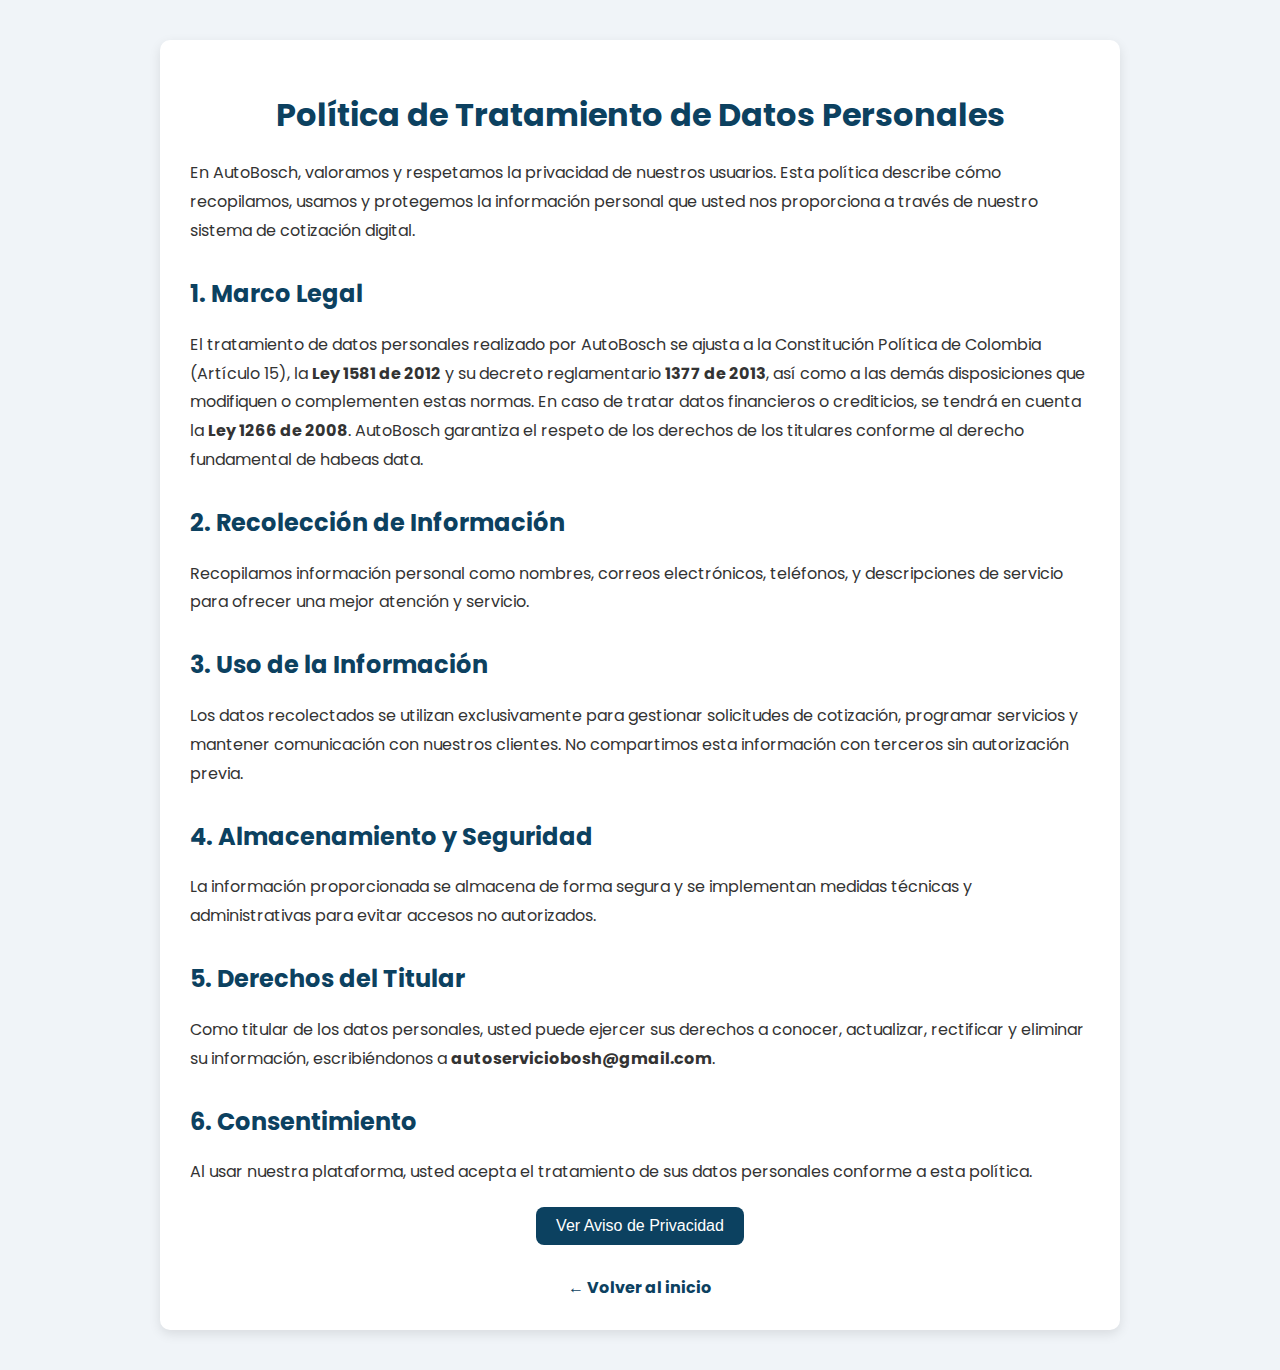
<file: Documentación/politica_datos.html>
<!DOCTYPE html>
<html lang="es">
<head>
    <meta charset="UTF-8">
    <meta name="viewport" content="width=device-width, initial-scale=1.0">
    <title>Política de Tratamiento de Datos</title>
    <link href="https://fonts.googleapis.com/css2?family=Poppins&display=swap" rel="stylesheet">
    <style>
        body {
            font-family: 'Poppins', sans-serif;
            background-color: #f0f4f8;
            color: #333;
            margin: 0;
            padding: 0;
        }

        .container {
            max-width: 900px;
            margin: 40px auto;
            background-color: #fff;
            padding: 30px;
            border-radius: 10px;
            box-shadow: 0 4px 12px rgba(0, 0, 0, 0.1);
        }

        h1 {
            color: #0c4160;
            text-align: center;
            margin-bottom: 20px;
        }

        h2 {
            color: #0c4160;
            margin-top: 30px;
        }

        p {
            line-height: 1.8;
            margin-bottom: 15px;
        }

        .back-link {
            text-align: center;
            margin-top: 30px;
        }

        .back-link a {
            color: #0c4160;
            text-decoration: none;
            font-weight: bold;
            transition: color 0.3s;
        }

        .back-link a:hover {
            color: #09314a;
        }

        .aviso-container {
            text-align: center;
            margin: 20px 0;
        }

        .aviso-btn {
            background-color: #0c4160;
            color: #fff;
            border: none;
            padding: 10px 20px;
            border-radius: 8px;
            cursor: pointer;
            font-size: 16px;
        }

        .aviso-btn:hover {
            background-color: #09314a;
        }

        .modal {
            display: none;
            position: fixed;
            z-index: 999;
            left: 0;
            top: 0;
            width: 100%;
            height: 100%;
            overflow: auto;
            background-color: rgba(0,0,0,0.5);
        }

        .modal-content {
            background-color: #fff;
            margin: 10% auto;
            padding: 20px;
            border-radius: 10px;
            width: 80%;
            max-width: 600px;
            box-shadow: 0 5px 15px rgba(0,0,0,0.3);
            font-family: "Poppins", sans-serif;
        }

        .modal-content h2 {
            margin-top: 0;
            color: #0c4160;
        }

        .close {
            color: #aaa;
            float: right;
            font-size: 28px;
            font-weight: bold;
            cursor: pointer;
        }

        .close:hover,
        .close:focus {
            color: #000;
        }
    </style>
</head>
<body>
    <div class="container">
        <h1>Política de Tratamiento de Datos Personales</h1>

        <p>En AutoBosch, valoramos y respetamos la privacidad de nuestros usuarios. Esta política describe cómo recopilamos, usamos y protegemos la información personal que usted nos proporciona a través de nuestro sistema de cotización digital.</p>

        <h2>1. Marco Legal</h2>
        <p>El tratamiento de datos personales realizado por AutoBosch se ajusta a la Constitución Política de Colombia (Artículo 15), la <strong>Ley 1581 de 2012</strong> y su decreto reglamentario <strong>1377 de 2013</strong>, así como a las demás disposiciones que modifiquen o complementen estas normas. En caso de tratar datos financieros o crediticios, se tendrá en cuenta la <strong>Ley 1266 de 2008</strong>. AutoBosch garantiza el respeto de los derechos de los titulares conforme al derecho fundamental de habeas data.</p>

        <h2>2. Recolección de Información</h2>
        <p>Recopilamos información personal como nombres, correos electrónicos, teléfonos, y descripciones de servicio para ofrecer una mejor atención y servicio.</p>

        <h2>3. Uso de la Información</h2>
        <p>Los datos recolectados se utilizan exclusivamente para gestionar solicitudes de cotización, programar servicios y mantener comunicación con nuestros clientes. No compartimos esta información con terceros sin autorización previa.</p>

        <h2>4. Almacenamiento y Seguridad</h2>
        <p>La información proporcionada se almacena de forma segura y se implementan medidas técnicas y administrativas para evitar accesos no autorizados.</p>

        <h2>5. Derechos del Titular</h2>
        <p>Como titular de los datos personales, usted puede ejercer sus derechos a conocer, actualizar, rectificar y eliminar su información, escribiéndonos a <strong>autoserviciobosh@gmail.com</strong>.</p>

        <h2>6. Consentimiento</h2>
        <p>Al usar nuestra plataforma, usted acepta el tratamiento de sus datos personales conforme a esta política.</p>

        <div class="aviso-container">
            <button id="openModal" class="aviso-btn">Ver Aviso de Privacidad</button>
        </div>

        <div id="modalAviso" class="modal">
          <div class="modal-content">
            <span class="close">&times;</span>
            <h2>Aviso de Privacidad</h2>
            <p>
              AutoBosch informa que los datos personales solicitados en esta plataforma serán tratados con estricta confidencialidad y utilizados únicamente para los fines descritos en esta política. Al suministrar su información, usted acepta este tratamiento y autoriza su uso conforme a la Ley 1581 de 2012 y demás normas aplicables. Si desea conocer más sobre el manejo de sus datos o ejercer sus derechos, puede escribirnos al correo <strong>autoserviciobosh@gmail.com</strong>.
            </p>
          </div>
        </div>

        <div class="back-link">
            <a href="../Vista/inicio.html">← Volver al inicio</a>
        </div>
    </div>
    <script>
      var modal = document.getElementById("modalAviso");
      var btn = document.getElementById("openModal");
      var span = document.getElementsByClassName("close")[0];

      btn.onclick = function() {
        modal.style.display = "block";
      }

      span.onclick = function() {
        modal.style.display = "none";
      }

      window.onclick = function(event) {
        if (event.target == modal) {
          modal.style.display = "none";
        }
      }
    </script>
</body>
</html>
</file>
